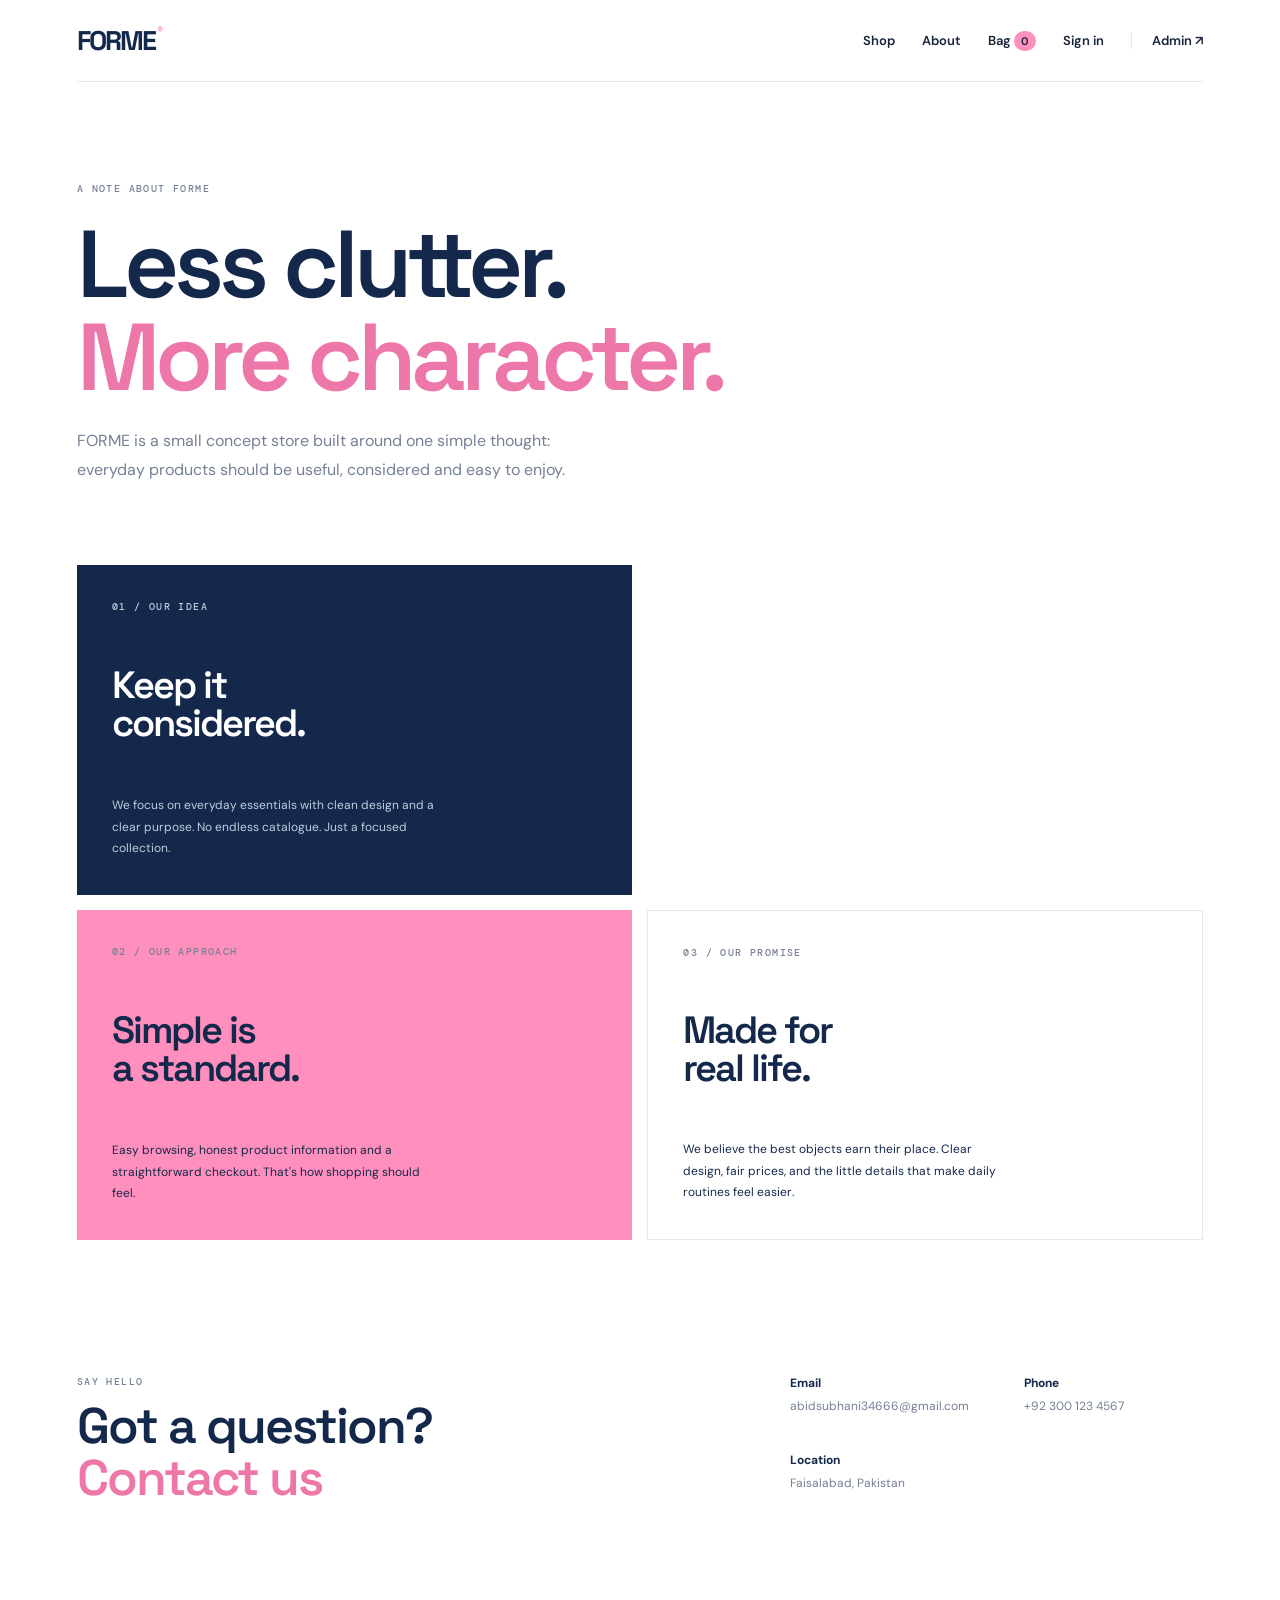
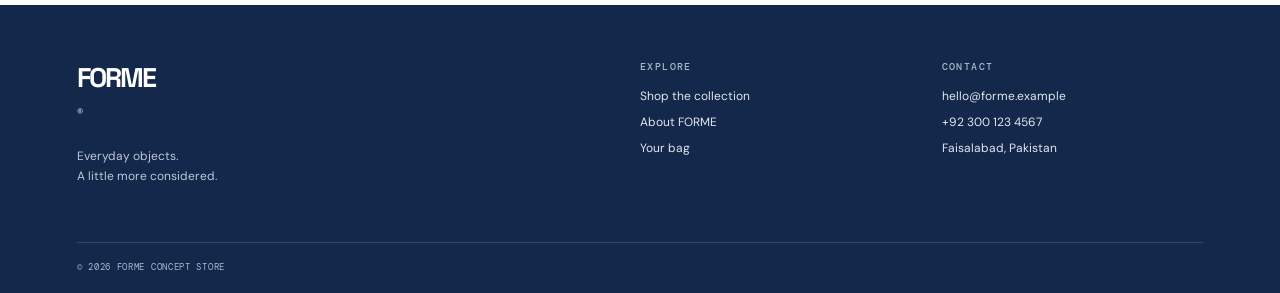
<file: about.html>
<!DOCTYPE html>
<html lang="en">

<head>
  <meta charset="UTF-8">
  <meta name="viewport" content="width=device-width, initial-scale=1.0">
  <title>About — FORME</title>
  <link rel="stylesheet" href="style.css">
</head>

<body>
  <div id="site-nav"></div>
  <main>
    <section class="about-hero wrap">
      <p class="eyebrow">A NOTE ABOUT FORME</p>
      <h1>Less clutter.<br><span>More character.</span></h1>
      <p>FORME is a small concept store built around one simple thought: everyday products should be useful, considered
        and easy to enjoy.</p>
    </section>
    <section class="about-grid wrap">
      <div class="about-block about-blue">
        <p class="eyebrow">01 / OUR IDEA</p>
        <h2>Keep it<br>considered.</h2>
        <p>We focus on everyday essentials with clean design and a clear purpose. No endless catalogue. Just a focused
          collection.</p>
      </div>
      <div class="about-block about-image"></div>
      <div class="about-block about-pink">
        <p class="eyebrow">02 / OUR APPROACH</p>
        <h2>Simple is<br>a standard.</h2>
        <p>Easy browsing, honest product information and a straightforward checkout. That's how shopping should feel.
        </p>
      </div>
      <div class="about-block about-white">
        <p class="eyebrow">03 / OUR PROMISE</p>
        <h2>Made for<br>real life.</h2>
        <p>We believe the best objects earn their place. Clear design, fair prices, and the little details that make daily
          routines feel easier.</p>
      </div>
    </section>
    <section class="wrap contact-section">
      <div>
        <p class="eyebrow">SAY HELLO</p>
        <h2>Got a question?<br><span>Contact us</span></h2>
      </div>
      <div class="contact-details">
        <p><b>Email</b><br><a href="mailto:abidsubhani34666@gmail.com">abidsubhani34666@gmail.com</a></p>
        <p><b>Phone</b><br><a href="tel:+923001234567">+92 300 123 4567</a></p>
        <p><b>Location</b><br>Faisalabad, Pakistan</p>
      </div>
    </section>
  </main>
  <div id="site-footer"></div>
  <script src="app.js"></script>
</body>

</html>
</file>
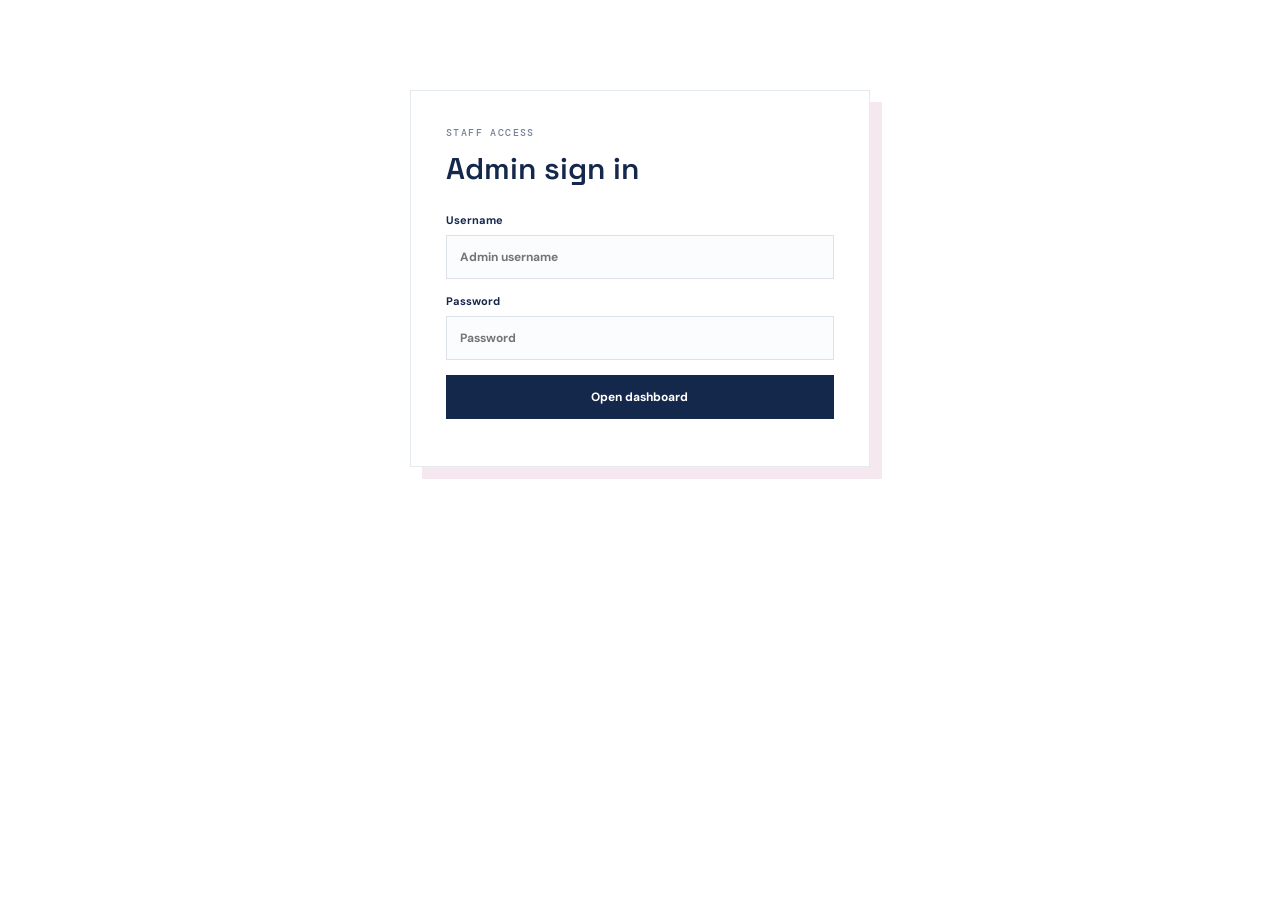
<file: admin.html>
<!DOCTYPE html>
<html lang="en">

<head>
  <meta charset="UTF-8">
  <meta name="viewport" content="width=device-width, initial-scale=1.0">
  <title>Admin — FORME</title>
  <link rel="stylesheet" href="style.css">
</head>

<body>
  <main class="admin-page wrap page-section">
    <section id="admin-login" class="auth-card admin-login">
      <p class="eyebrow">STAFF ACCESS</p>
      <h2>Admin sign in</h2>
      <form id="admin-login-form">
        <label>Username<input id="admin-user" required placeholder="Admin username"></label>
        <label>Password<input id="admin-pass" type="password" required placeholder="Password"></label>
        <button class="button button-blue full" type="submit">Open dashboard</button>
        <p id="admin-error" class="form-message"></p>
      </form>
    </section>
    <section id="admin-dashboard" hidden>
      <div class="admin-top">
        <div>
          <p class="eyebrow">STORE CONTROL / 04</p>
          <h1 class="page-title">Dashboard<span>.</span></h1>
        </div><button id="admin-logout" class="button button-outline">Log out</button>
      </div>
      <div class="admin-stats">
        <div><span>PRODUCTS</span><strong id="admin-product-count">0</strong></div>
        <div><span>ORDERS</span><strong id="admin-order-count">0</strong></div>
        <div><span>REGISTERED USERS</span><strong id="admin-user-count">0</strong></div>
      </div>
      <div class="admin-columns">
        <section class="admin-box">
          <p class="eyebrow">CATALOGUE</p>
          <h2 id="product-form-title">Add a product</h2>
          <form id="product-form"><input type="hidden" id="product-id"><label>Product name<input id="product-name"
                required></label><label>Price (PKR)<input id="product-price" type="number" min="1"
                required></label><label>Image URL<input id="product-image" type="url" required></label><label>Short
              description<input id="product-description" required></label><button class="button button-blue"
              type="submit">Save product</button> <button class="button button-outline" id="cancel-edit"
              type="button">Cancel</button></form>
          <div id="admin-products" class="admin-list"></div>
        </section>
        <section class="admin-box">
          <p class="eyebrow">CUSTOMER ACTIVITY</p>
          <h2>Recent orders</h2>
          <div id="admin-orders" class="admin-list"></div>
        </section>
      </div>
    </section>
  </main>
  <script src="app.js"></script>
  <script src="admin.js"></script>
</body>

</html>
</file>
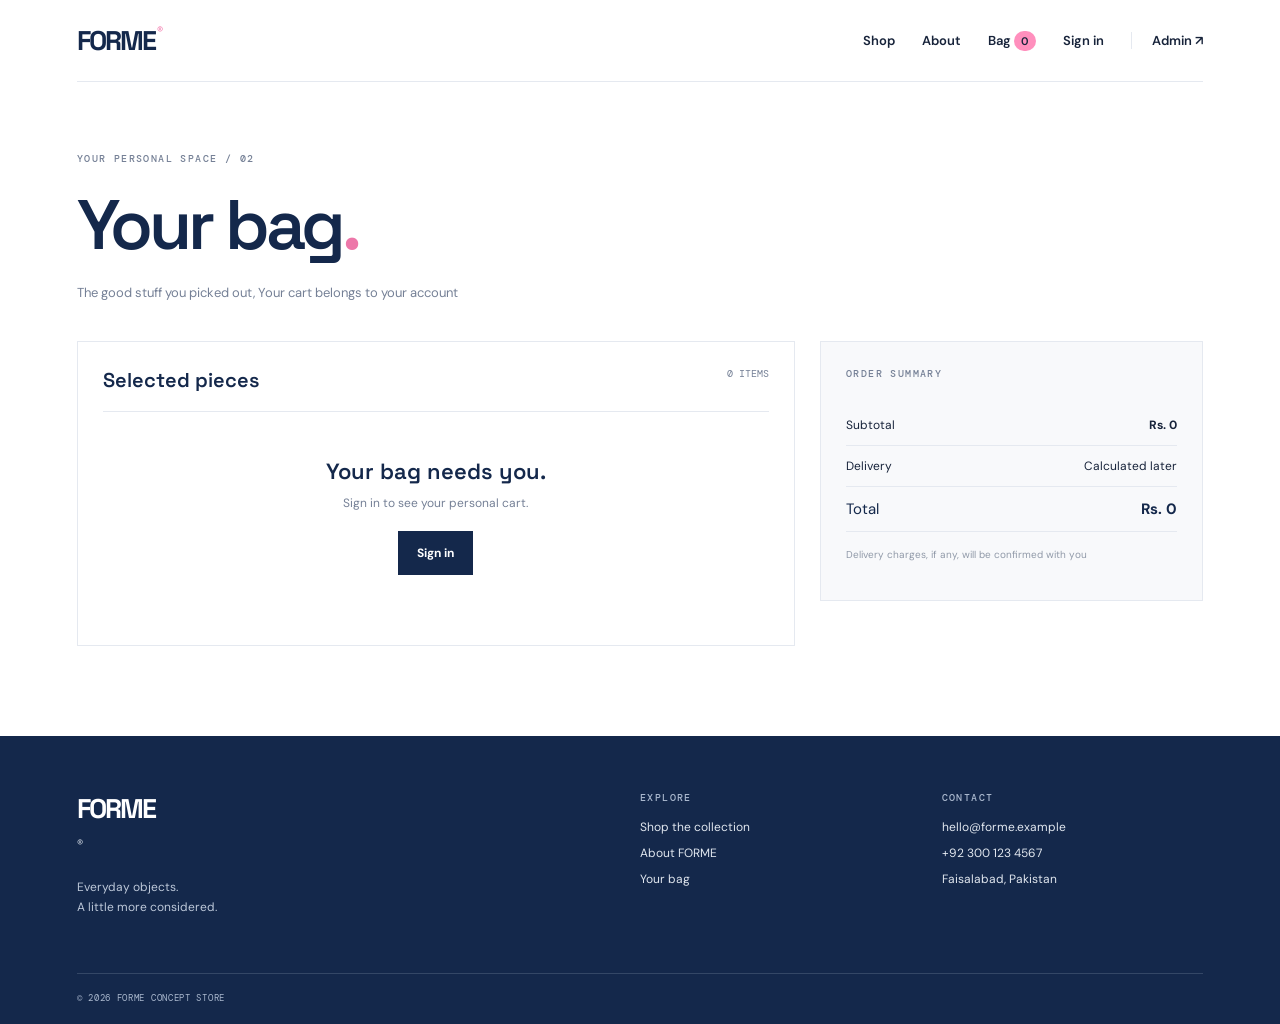
<file: cart.html>
<!DOCTYPE html>
<html lang="en">

<head>
  <meta charset="UTF-8">
  <meta name="viewport" content="width=device-width, initial-scale=1.0">
  <title>Your bag — FORME</title>
  <link rel="stylesheet" href="style.css">
</head>

<body>
  <div id="site-nav"></div>
  <main class="wrap page-section">
    <p class="eyebrow">YOUR PERSONAL SPACE / 02</p>
    <h1 class="page-title">Your bag<span>.</span></h1>
    <p class="page-lead">The good stuff you picked out, Your cart belongs to your account</p>
    <div class="cart-layout">
      <section class="cart-panel">
        <div class="panel-heading">
          <h2>Selected pieces</h2><span id="cart-count">0 ITEMS</span>
        </div>
        <div id="cart-items"></div>
      </section>
      <aside class="summary-panel">
        <p class="eyebrow">ORDER SUMMARY</p>
        <div class="summary-line"><span>Subtotal</span><strong>Rs. <span id="subtotal">0</span></strong></div>
        <div class="summary-line"><span>Delivery</span><span>Calculated later</span></div>
        <div class="summary-total"><span>Total</span><strong>Rs. <span id="total">0</span></strong></div>
        <p class="tiny-note">Delivery charges, if any, will be confirmed with you</p>
        <form id="checkout-form">
          <label>Delivery address<textarea id="address" placeholder="House, street, city"
              required></textarea></label>
          <label>Phone number<input id="phone" type="tel" placeholder="Yourphone number" required></label>
          <label>Payment method<select id="payment" required>
              <option value="">Choose payment</option>
              <option>Cash on Delivery</option>
              <option>Advance Payment</option>
            </select></label>
          <button class="button button-blue full" type="submit">Place order <span>↗</span></button>
        </form>
        <p id="checkout-message" class="form-message"></p>
      </aside>
    </div>
  </main>
  <div id="site-footer"></div>
  <script src="app.js"></script>
  <script src="cart.js"></script>
</body>

</html>
</file>
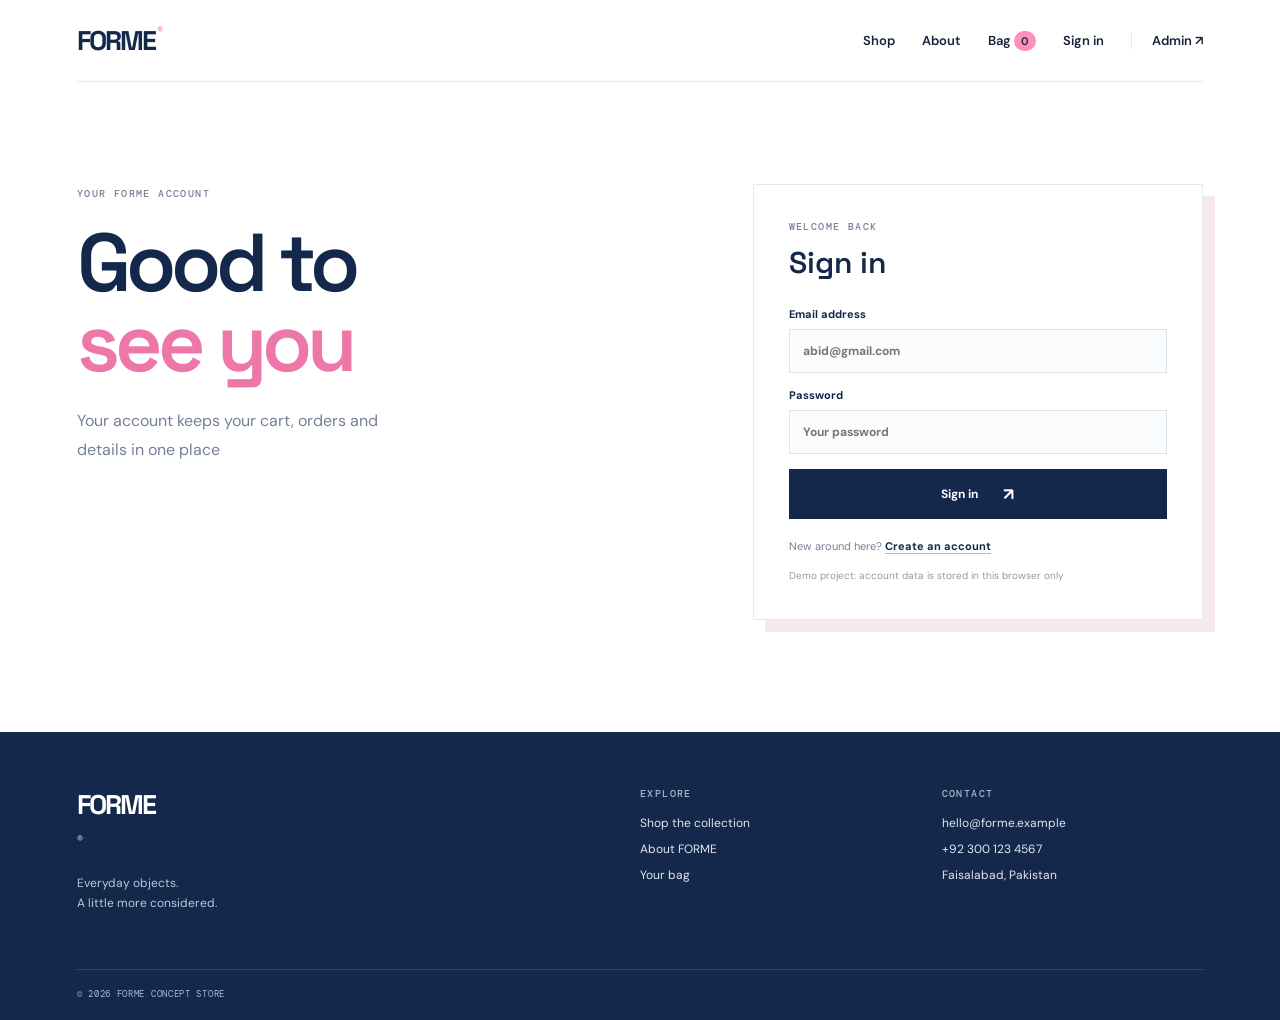
<file: login.html>
<!DOCTYPE html>
<html lang="en">

<head>
  <meta charset="UTF-8">
  <meta name="viewport" content="width=device-width, initial-scale=1.0">
  <title>Sign in — FORME</title>
  <link rel="stylesheet" href="style.css">
</head>

<body>
  <div id="site-nav"></div>
  <main class="auth-layout wrap">
    <div class="auth-intro">
      <p class="eyebrow">YOUR FORME ACCOUNT</p>
      <h1>Good to<br><span>see you</span></h1>
      <p>Your account keeps your cart, orders and details in one place</p>
    </div>
    <div class="auth-card">
      <p class="eyebrow">WELCOME BACK</p>
      <h2>Sign in</h2>
      <form id="login-form">
        <label>Email address<input type="email" id="email" placeholder="abid@gmail.com" required></label>
        <label>Password<input type="password" id="password" placeholder="Your password" required></label>
        <button class="button button-blue full" type="submit">Sign in <span>↗</span></button>
        <p class="form-message" id="message"></p>
      </form>
      <p class="auth-switch">New around here? <a href="register.html">Create an account</a></p>
      <p class="tiny-note">Demo project: account data is stored in this browser only</p>
    </div>
  </main>
  <div id="site-footer"></div>
  <script src="app.js"></script>
  <script src="auth.js"></script>
</body>

</html>
</file>
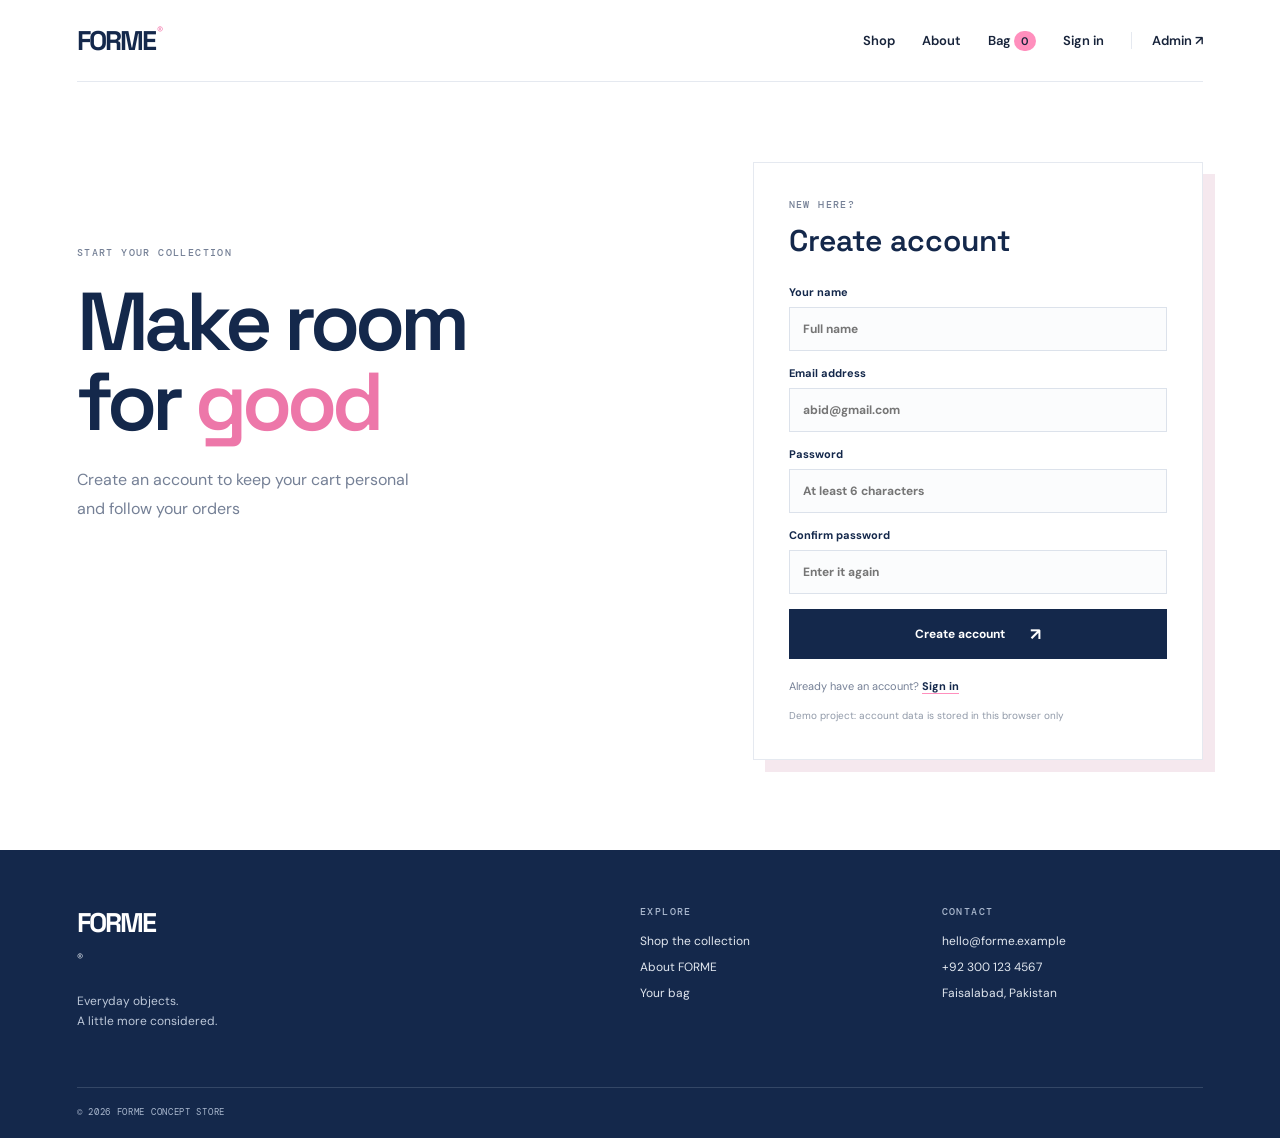
<file: register.html>
<!DOCTYPE html>
<html lang="en">

<head>
  <meta charset="UTF-8">
  <meta name="viewport" content="width=device-width, initial-scale=1.0">
  <title>Create account — FORME</title>
  <link rel="stylesheet" href="style.css">
</head>

<body>
  <div id="site-nav"></div>
  <main class="auth-layout wrap">
    <div class="auth-intro">
      <p class="eyebrow">START YOUR COLLECTION</p>
      <h1>Make room<br>for <span>good</span></h1>
      <p>Create an account to keep your cart personal and follow your orders </p>
    </div>
    <div class="auth-card">
      <p class="eyebrow">NEW HERE?</p>
      <h2>Create account</h2>
      <form id="register-form">
        <label>Your name<input type="text" id="name" placeholder="Full name" required minlength="2"></label>
        <label>Email address<input type="email" id="email" placeholder="abid@gmail.com" required></label>
        <label>Password<input type="password" id="password" placeholder="At least 6 characters" required
            minlength="6"></label>
        <label>Confirm password<input type="password" id="confirm-password" placeholder="Enter it again"
            required></label>
        <button class="button button-blue full" type="submit">Create account <span>↗</span></button>
        <p class="form-message" id="message"></p>
      </form>
      <p class="auth-switch">Already have an account? <a href="login.html">Sign in</a></p>
      <p class="tiny-note">Demo project: account data is stored in this browser only</p>
    </div>
  </main>
  <div id="site-footer"></div>
  <script src="app.js"></script>
  <script src="auth.js"></script>
</body>

</html>
</file>
<file: style.css>
@import url('https://fonts.googleapis.com/css2?family=DM+Mono:wght@400;500&family=DM+Sans:wght@400;500;600;700&family=Space+Grotesk:wght@400;500;600;700&display=swap');

:root {
  --blue: #14284b;
  --blue-light: #243d66;
  --pink: #ff8fbd;
  --paper: #ffffff;
  --ink: #17233a;
  --muted: #758096;
  --line: #e5e9f0;
  --soft: #f3f5f8;
}

* {
  box-sizing: border-box;
  margin: 0;
  padding: 0;
}

html {
  scroll-behavior: smooth;
}

body {
  background: var(--paper);
  color: var(--ink);
  font-family: 'DM Sans', Arial, sans-serif;
}

a {
  color: inherit;
  text-decoration: none;
}

button,
input,
textarea,
select {
  font: inherit;
}

button {
  cursor: pointer;
}

.wrap {
  width: min(1160px, 88%);
  margin: auto;
}

.navbar {
  min-height: 82px;
  display: flex;
  justify-content: space-between;
  align-items: center;
  border-bottom: 1px solid var(--line);
  gap: 20px;
}

.logo {
  font: 700 27px 'Space Grotesk', sans-serif;
  letter-spacing: -2px;
  color: var(--blue);
}

.logo span {
  color: #f06da4;
  font-size: 12px;
  vertical-align: top;
  margin-left: 2px;
}

.nav-links {
  display: flex;
  align-items: center;
  gap: 27px;
  font-size: 13px;
  font-weight: 600;
}

.nav-links a:hover,
.footer a:hover {
  color: #e65c98;
}

.nav-count {
  background: var(--pink);
  padding: 3px 7px;
  border-radius: 20px;
  font-size: 11px;
}

.nav-user {
  color: var(--muted);
}

.nav-logout {
  border: 0;
  background: none;
  color: var(--blue);
  font-weight: 700;
}

.nav-admin {
  border-left: 1px solid var(--line);
  padding-left: 20px;
}

.hero {
  display: grid;
  grid-template-columns: .9fr 1.1fr;
  gap: 7%;
  align-items: center;
  padding-top: 76px;
  padding-bottom: 82px;
}

.eyebrow,
.category-label {
  font: 500 10px 'DM Mono', monospace;
  letter-spacing: 1.4px;
  color: var(--muted);
}

.hero h1,
.auth-intro h1,
.about-hero h1 {
  font: 600 clamp(52px, 7vw, 88px)/.98 'Space Grotesk', sans-serif;
  letter-spacing: -5px;
  color: var(--blue);
  margin: 23px 0;
}

.hero h1 span,
.auth-intro h1 span,
.about-hero h1 span,
.contact-section h2 span {
  color: #ed77a9;
}

.hero-text {
  max-width: 400px;
  color: #69758a;
  line-height: 1.8;
  font-size: 15px;
}

.hero-actions {
  display: flex;
  align-items: center;
  gap: 25px;
  margin-top: 30px;
  flex-wrap: wrap;
}

.button {
  display: inline-flex;
  justify-content: center;
  align-items: center;
  gap: 25px;
  padding: 14px 19px;
  border: 0;
  font-weight: 700;
  font-size: 12px;
  transition: .2s;
}

.button span {
  font-size: 17px;
}

.button-pink {
  background: var(--pink);
  color: var(--blue);
}

.button-pink:hover {
  background: #ffb1d0;
  transform: translateY(-2px);
}

.button-blue {
  background: var(--blue);
  color: white;
}

.button-blue:hover {
  background: var(--blue-light);
}

.button-white {
  background: white;
  color: var(--blue);
  margin-top: 25px;
}

.button-outline {
  background: white;
  color: var(--blue);
  border: 1px solid var(--line);
}

.full {
  width: 100%;
}

.text-link {
  font-size: 12px;
  font-weight: 700;
  border-bottom: 1px solid var(--pink);
  padding-bottom: 4px;
}

.hero-note {
  margin-top: 56px;
  font: 10px 'DM Mono', monospace;
  color: var(--muted);
}

.status-dot {
  display: inline-block;
  width: 7px;
  height: 7px;
  background: #83bd9c;
  border-radius: 50%;
  margin-right: 8px;
}

.hero-art {
  position: relative;
  min-height: 440px;
  background: #f4e9ee;
  padding: 18px;
}

.hero-image {
  height: 405px;
  background: url('https://images.unsplash.com/photo-1441986300917-64674bd600d8?w=1200') center/cover;
}

.hero-sticker {
  position: absolute;
  top: 45px;
  left: -35px;
  background: var(--pink);
  color: var(--blue);
  width: 95px;
  height: 95px;
  border-radius: 50%;
  display: grid;
  place-content: center;
  text-align: center;
  font: 700 12px/1.2 'Space Grotesk';
  transform: rotate(-12deg);
}

.hero-caption {
  display: flex;
  justify-content: space-between;
  padding: 13px 2px 0;
  font: 9px 'DM Mono', monospace;
  color: var(--muted);
}

.ticker {
  overflow: hidden;
  background: var(--blue);
  color: white;
  padding: 16px 0;
  white-space: nowrap;
  font: 11px 'DM Mono', monospace;
  letter-spacing: 1.5px;
}

.ticker div {
  text-align: center;
}

.section {
  padding-top: 95px;
  padding-bottom: 95px;
}

.section-heading {
  display: flex;
  justify-content: space-between;
  align-items: end;
  margin-bottom: 36px;
}

.section-heading h2,
.quote-section h2,
.contact-section h2 {
  font: 600 clamp(34px, 4vw, 50px)/1.05 'Space Grotesk';
  letter-spacing: -2px;
  color: var(--blue);
  margin-top: 12px;
}

.section-aside {
  color: var(--muted);
  font-size: 12px;
  line-height: 1.7;
}

.category-row {
  display: flex;
  gap: 25px;
  align-items: center;
  border-top: 1px solid var(--line);
  border-bottom: 1px solid var(--line);
  padding: 14px 0;
  margin-bottom: 25px;
  font-size: 11px;
  color: var(--muted);
}

.category-row a:first-of-type {
  color: var(--blue);
  font-weight: 700;
}

.product-grid {
  display: grid;
  grid-template-columns: repeat(4, 1fr);
  gap: 17px;
}

.product-card {
  min-width: 0;
}

.product-image-wrap {
  position: relative;
  overflow: hidden;
  background: var(--soft);
}

.product-image-wrap img {
  width: 100%;
  height: 255px;
  object-fit: cover;
  display: block;
  transition: transform .5s;
}

.product-card:hover img {
  transform: scale(1.04);
}

.product-tag {
  position: absolute;
  top: 12px;
  left: 12px;
  background: white;
  color: var(--blue);
  padding: 7px 9px;
  font: 9px 'DM Mono';
}

.product-info {
  display: flex;
  justify-content: space-between;
  gap: 10px;
  padding: 15px 0 12px;
}

.product-info h3 {
  font: 600 15px 'Space Grotesk';
  color: var(--blue);
}

.product-info p {
  color: var(--muted);
  font-size: 10px;
  margin-top: 5px;
  line-height: 1.5;
  max-width: 170px;
}

.product-info strong {
  font-size: 12px;
  white-space: nowrap;
}

.add-button {
  width: 100%;
  padding: 11px 12px;
  background: white;
  border: 1px solid var(--line);
  display: flex;
  justify-content: space-between;
  color: var(--blue);
  font-size: 11px;
  font-weight: 700;
}

.add-button:hover {
  background: var(--pink);
  border-color: var(--pink);
}

.feature-bento {
  display: grid;
  grid-template-columns: 1.2fr .8fr;
  grid-template-rows: 230px 230px;
  gap: 14px;
  padding-bottom: 90px;
}

.feature-main {
  grid-row: span 2;
  background: var(--blue);
  color: white;
  padding: 48px;
  display: flex;
  flex-direction: column;
  align-items: flex-start;
  justify-content: center;
}

.feature-main .eyebrow {
  color: #b9c5d8;
}

.feature-main h2 {
  font: 600 52px/.98 'Space Grotesk';
  letter-spacing: -3px;
  margin: 20px 0;
}

.feature-main p:not(.eyebrow) {
  max-width: 340px;
  color: #c2cddd;
  line-height: 1.8;
  font-size: 13px;
}

.feature-side {
  padding: 25px;
  display: flex;
  flex-direction: column;
  justify-content: space-between;
}

.feature-pink {
  background: var(--pink);
  color: var(--blue);
}

.big-number {
  font: 12px 'DM Mono';
}

.feature-side h3 {
  font: 600 27px/1.05 'Space Grotesk';
  letter-spacing: -1px;
}

.feature-photo {
  background: url('https://images.unsplash.com/photo-1494438639946-1ebd1d20bf85?w=900') center/cover;
  position: relative;
}

.photo-label {
  background: white;
  padding: 9px;
  width: fit-content;
  font: 9px 'DM Mono';
}

.quote-section {
  text-align: center;
  padding: 60px 0 110px;
}

.quote-section h2 {
  font-size: clamp(32px, 5vw, 58px);
  margin: 22px 0;
}

.quote-section h2 span {
  color: #ed77a9;
}

.quote-credit {
  font: 10px 'DM Mono';
  color: var(--muted);
  letter-spacing: 1px;
}

.footer {
  background: var(--blue);
  color: white;
  padding: 55px 0 20px;
}

.footer-top {
  display: grid;
  grid-template-columns: 2fr 1fr 1fr;
  gap: 40px;
  padding-bottom: 55px;
}

.footer-logo {
  color: white;
  display: inline-block;
  margin-bottom: 15px;
}

.footer-top p:not(.eyebrow) {
  color: #bdc8d9;
  line-height: 1.7;
  font-size: 12px;
}

.footer-top .eyebrow {
  color: #aab8ce;
  margin-bottom: 15px;
}

.footer-top a:not(.logo),
.footer-top span {
  display: block;
  color: #e1e7ef;
  font-size: 12px;
  margin: 10px 0;
}

.footer-bottom {
  border-top: 1px solid #344766;
  padding-top: 18px;
  display: flex;
  justify-content: space-between;
  color: #aab8ce;
  font: 9px 'DM Mono';
  letter-spacing: .7px;
}

.auth-layout {
  display: grid;
  grid-template-columns: 1fr .8fr;
  gap: 10%;
  padding-top: 80px;
  padding-bottom: 90px;
  min-height: 650px;
  align-items: center;
}

.auth-intro {
  position: relative;
  min-height: 430px;
}

.auth-intro h1 {
  font-size: clamp(58px, 7vw, 82px);
}

.auth-intro>p:not(.eyebrow) {
  color: var(--muted);
  max-width: 350px;
  line-height: 1.8;
}

.auth-decoration {
  position: absolute;
  bottom: 0;
  right: 15%;
  width: 125px;
  height: 125px;
  border-radius: 50%;
  background: var(--pink);
  display: grid;
  place-content: center;
  text-align: center;
  font: 700 12px/1.3 'Space Grotesk';
  transform: rotate(9deg);
}

.auth-card {
  padding: 35px;
  border: 1px solid var(--line);
  box-shadow: 12px 12px 0 #f5e8ee;
  background: white;
}

.auth-card h2 {
  font: 600 30px 'Space Grotesk';
  color: var(--blue);
  margin: 10px 0 25px;
}

label {
  display: block;
  font-size: 11px;
  font-weight: 700;
  color: var(--blue);
  margin: 15px 0;
}

input,
textarea,
select {
  width: 100%;
  margin-top: 8px;
  border: 1px solid #dce2eb;
  padding: 13px;
  outline: none;
  background: #fbfcfd;
  color: var(--ink);
  font-size: 12px;
  border-radius: 0;
}

input:focus,
textarea:focus,
select:focus {
  border-color: var(--pink);
}

textarea {
  min-height: 80px;
  resize: vertical;
}

.auth-switch {
  font-size: 11px;
  color: var(--muted);
  margin-top: 20px;
}

.auth-switch a {
  color: var(--blue);
  font-weight: 700;
  border-bottom: 1px solid var(--pink);
}

.tiny-note {
  font-size: 10px;
  color: #9099a8;
  line-height: 1.6;
  margin-top: 15px;
}

.form-message {
  color: #c43c77;
  font-size: 11px;
  margin-top: 12px;
}

.page-section {
  padding-top: 70px;
  padding-bottom: 90px;
}

.page-title {
  font: 600 clamp(48px, 6vw, 70px) 'Space Grotesk';
  letter-spacing: -4px;
  color: var(--blue);
  margin: 15px 0;
}

.page-title span {
  color: #ed77a9;
}

.page-lead {
  color: var(--muted);
  font-size: 13px;
}

.cart-layout {
  display: grid;
  grid-template-columns: 1.5fr .8fr;
  gap: 25px;
  margin-top: 40px;
  align-items: start;
}

.cart-panel,
.summary-panel,
.admin-box {
  border: 1px solid var(--line);
  padding: 25px;
}

.panel-heading {
  display: flex;
  justify-content: space-between;
  border-bottom: 1px solid var(--line);
  padding-bottom: 18px;
}

.panel-heading h2,
.summary-panel h2,
.admin-box h2 {
  font: 600 20px 'Space Grotesk';
  color: var(--blue);
}

.panel-heading span {
  font: 10px 'DM Mono';
  color: var(--muted);
}

.cart-row {
  display: grid;
  grid-template-columns: 90px 1fr auto;
  gap: 17px;
  align-items: center;
  padding: 18px 0;
  border-bottom: 1px solid var(--line);
}

.cart-row img {
  width: 90px;
  height: 90px;
  object-fit: cover;
}

.cart-item-info h3 {
  font: 600 15px 'Space Grotesk';
}

.cart-item-info p {
  font-size: 11px;
  color: var(--muted);
  margin: 5px 0;
}

.cart-row>strong {
  font-size: 12px;
  white-space: nowrap;
}

.quantity {
  display: flex;
  align-items: center;
  gap: 12px;
  margin-top: 8px;
  font-size: 11px;
}

.quantity button {
  border: 1px solid var(--line);
  background: white;
  width: 24px;
  height: 24px;
}

.remove-button {
  grid-column: 2 / 4;
  justify-self: start;
  border: 0;
  background: none;
  color: #c45c83;
  font-size: 10px;
}

.summary-panel {
  background: #f8f9fb;
}

.summary-panel .eyebrow {
  margin-bottom: 25px;
}

.summary-line,
.summary-total {
  display: flex;
  justify-content: space-between;
  padding: 12px 0;
  font-size: 12px;
  border-bottom: 1px solid var(--line);
}

.summary-total {
  font-size: 15px;
  color: var(--blue);
  margin-bottom: 10px;
}

.empty-cart {
  padding: 45px 10px;
  text-align: center;
}

.empty-cart h3 {
  font: 600 22px 'Space Grotesk';
  color: var(--blue);
}

.empty-cart p {
  color: var(--muted);
  font-size: 12px;
  margin: 10px 0 20px;
}

.about-hero {
  padding-top: 100px;
  padding-bottom: 80px;
}

.about-hero h1 {
  font-size: clamp(55px, 8vw, 95px);
}

.about-hero>p:last-child {
  max-width: 490px;
  color: var(--muted);
  line-height: 1.8;
}

.about-grid {
  display: grid;
  grid-template-columns: 1fr 1fr;
  grid-auto-rows: 330px;
  gap: 15px;
  padding-bottom: 90px;
}

.about-block {
  padding: 35px;
  display: flex;
  flex-direction: column;
  justify-content: space-between;
}

.about-block h2 {
  font: 600 38px/1 'Space Grotesk';
  letter-spacing: -2px;
}

.about-block p:last-child {
  max-width: 330px;
  font-size: 12px;
  line-height: 1.8;
}

.about-blue {
  background: var(--blue);
  color: white;
}

.about-blue .eyebrow {
  color: #c2cddd;
}

.about-blue p:last-child {
  color: #c2cddd;
}

.about-image {
  background: url('https://images.unsplash.com/photo-1490312278390-ab64016e0aa9?w=900') center/cover;
}

.about-pink {
  background: var(--pink);
  color: var(--blue);
}

.about-white {
  border: 1px solid var(--line);
  color: var(--blue);
}

.contact-section {
  padding: 45px 0 100px;
  display: flex;
  justify-content: space-between;
  gap: 30px;
}

.contact-details {
  display: grid;
  grid-template-columns: 1fr 1fr;
  gap: 25px 55px;
  font-size: 12px;
  color: var(--muted);
}

.contact-details b {
  color: var(--blue);
  display: inline-block;
  margin-bottom: 7px;
}

.admin-login {
  max-width: 460px;
  margin: 20px auto;
}

.admin-top {
  display: flex;
  justify-content: space-between;
  align-items: center;
}

.admin-stats {
  display: grid;
  grid-template-columns: repeat(3, 1fr);
  gap: 15px;
  margin: 30px 0;
}

.admin-stats div {
  background: var(--blue);
  color: white;
  padding: 22px;
  display: flex;
  flex-direction: column;
  gap: 12px;
}

.admin-stats span {
  font: 9px 'DM Mono';
  color: #c2cddd;
}

.admin-stats strong {
  font: 600 32px 'Space Grotesk';
}

.admin-columns {
  display: grid;
  grid-template-columns: 1fr 1fr;
  gap: 18px;
  align-items: start;
}

.admin-box {
  margin-bottom: 20px;
}

.admin-box h2 {
  margin: 10px 0 20px;
}

.admin-list {
  margin-top: 25px;
}

.admin-item,
.admin-order {
  border-top: 1px solid var(--line);
  padding: 14px 0;
  font-size: 11px;
}

.admin-item {
  display: flex;
  justify-content: space-between;
  align-items: center;
  gap: 10px;
}

.admin-item span {
  display: block;
  color: var(--muted);
  margin-top: 5px;
}

.small-button {
  border: 1px solid var(--line);
  background: white;
  padding: 7px 9px;
  font-size: 10px;
  margin-left: 5px;
}

.small-button.danger {
  color: #c34b77;
}

.admin-order h3 {
  font: 600 14px 'Space Grotesk';
  margin-bottom: 7px;
}

.admin-order p {
  color: var(--muted);
  margin: 5px 0;
  line-height: 1.5;
}

.admin-order label {
  max-width: 180px;
}

[hidden] {
  display: none !important;
}

@media (max-width: 850px) {
  .hero {
    grid-template-columns: 1fr;
    gap: 40px;
    padding-top: 55px;
  }

  .hero-art {
    min-height: 350px;
  }

  .hero-image {
    height: 315px;
  }

  .product-grid {
    grid-template-columns: repeat(2, 1fr);
  }

  .feature-bento {
    grid-template-rows: 220px 220px;
  }

  .auth-layout {
    gap: 35px;
  }

  .cart-layout {
    grid-template-columns: 1fr;
  }
}

@media (max-width: 600px) {
  .wrap {
    width: 90%;
  }

  .navbar {
    padding: 17px 0;
    align-items: flex-start;
    flex-direction: column;
  }

  .nav-links {
    gap: 13px;
    flex-wrap: wrap;
    font-size: 11px;
  }

  .nav-admin {
    padding-left: 10px;
  }

  .hero h1,
  .auth-intro h1,
  .about-hero h1 {
    letter-spacing: -3px;
  }

  .hero-art {
    padding: 10px;
    min-height: 290px;
  }

  .hero-image {
    height: 260px;
  }

  .hero-sticker {
    left: -8px;
    width: 75px;
    height: 75px;
    font-size: 10px;
  }

  .section {
    padding: 65px 0;
  }

  .section-heading {
    align-items: flex-start;
    flex-direction: column;
    gap: 15px;
  }

  .category-row {
    gap: 13px;
    flex-wrap: wrap;
  }

  .product-grid {
    gap: 22px 12px;
  }

  .product-image-wrap img {
    height: 185px;
  }

  .product-info {
    flex-direction: column;
    gap: 7px;
  }

  .feature-bento {
    display: flex;
    flex-direction: column;
    padding-bottom: 60px;
  }

  .feature-main {
    min-height: 380px;
    padding: 30px;
  }

  .feature-main h2 {
    font-size: 43px;
  }

  .feature-side {
    min-height: 210px;
  }

  .footer-top {
    grid-template-columns: 1fr 1fr;
    gap: 30px;
  }

  .footer-top>div:first-child {
    grid-column: span 2;
  }

  .footer-bottom {
    flex-direction: column;
    gap: 10px;
  }

  .auth-layout {
    grid-template-columns: 1fr;
    padding-top: 55px;
  }

  .auth-intro {
    min-height: 300px;
  }

  .auth-decoration {
    width: 85px;
    height: 85px;
    right: 5%;
    font-size: 9px;
  }

  .auth-card {
    padding: 23px;
  }

  .cart-row {
    grid-template-columns: 70px 1fr;
  }

  .cart-row img {
    width: 70px;
    height: 70px;
  }

  .cart-row>strong {
    grid-column: 2;
  }

  .remove-button {
    grid-column: 2;
  }

  .about-grid {
    grid-template-columns: 1fr;
    grid-auto-rows: 280px;
  }

  .contact-section {
    flex-direction: column;
  }

  .contact-details {
    gap: 20px;
  }

  .admin-stats {
    gap: 8px;
  }

  .admin-stats div {
    padding: 14px;
  }

  .admin-stats strong {
    font-size: 25px;
  }

  .admin-columns {
    grid-template-columns: 1fr;
  }

  .admin-top {
    align-items: flex-start;
  }
}


/* ==========================================
   RESPONSIVE NAVIGATION AND LAYOUT UPDATES
   ========================================== */

/* Burger button is hidden on desktop. */
.menu-toggle {
  display: none;
  width: 42px;
  height: 42px;
  padding: 9px;
  border: 1px solid var(--line);
  background: white;
  align-items: center;
  justify-content: center;
  flex-direction: column;
  gap: 5px;
}

.menu-toggle span {
  display: block;
  width: 20px;
  height: 2px;
  background: var(--blue);
  transition: transform .2s ease, opacity .2s ease;
}

.menu-toggle.open span:first-child {
  transform: translateY(7px) rotate(45deg);
}

.menu-toggle.open span:nth-child(2) {
  opacity: 0;
}

.menu-toggle.open span:last-child {
  transform: translateY(-7px) rotate(-45deg);
}

/* Tablet layout. */
@media (max-width: 850px) {
  .wrap {
    width: 90%;
  }

  .hero {
    grid-template-columns: 1fr;
    gap: 35px;
    padding-top: 55px;
  }

  .hero-art {
    min-height: 350px;
  }

  .hero-image {
    height: 315px;
  }

  .product-grid {
    grid-template-columns: repeat(2, minmax(0, 1fr));
  }

  .feature-bento {
    grid-template-rows: 220px 220px;
  }

  .auth-layout {
    gap: 35px;
  }

  .cart-layout {
    grid-template-columns: 1fr;
  }

  .admin-columns {
    grid-template-columns: 1fr;
  }
}

/* Mobile navigation and page layouts. */
@media (max-width: 600px) {
  .wrap {
    width: 90%;
  }

  .navbar {
    min-height: 70px;
    padding: 14px 0;
    flex-direction: row;
    flex-wrap: wrap;
    align-items: center;
    gap: 10px;
  }

  .logo {
    font-size: 25px;
  }

  .menu-toggle {
    display: flex;
    margin-left: auto;
  }

  .nav-links {
    display: none;
    width: 100%;
    flex-direction: column;
    align-items: flex-start;
    gap: 0;
    padding: 12px 0 8px;
    border-top: 1px solid var(--line);
    margin-top: 8px;
    font-size: 13px;
  }

  .nav-links.active {
    display: flex;
  }

  .nav-links>a,
  .nav-links>span,
  .nav-links>button {
    display: block;
    width: 100%;
    padding: 12px 4px;
    text-align: left;
  }

  .nav-admin {
    border-left: 0;
    padding-left: 4px;
  }

  .nav-logout {
    border-top: 0;
  }

  .hero {
    padding-top: 48px;
    padding-bottom: 55px;
  }

  .hero h1,
  .auth-intro h1,
  .about-hero h1 {
    font-size: clamp(45px, 12vw, 64px);
    letter-spacing: -3px;
  }

  .hero-text {
    font-size: 13px;
  }

  .hero-art {
    min-height: 285px;
    padding: 10px;
  }

  .hero-image {
    height: 255px;
  }

  .hero-sticker {
    left: -7px;
    top: 25px;
    width: 75px;
    height: 75px;
    font-size: 10px;
  }

  .hero-caption {
    gap: 8px;
    font-size: 8px;
  }

  .section {
    padding-top: 60px;
    padding-bottom: 60px;
  }

  .section-heading {
    align-items: flex-start;
    flex-direction: column;
    gap: 12px;
  }

  .category-row {
    flex-wrap: wrap;
    gap: 13px 18px;
  }

  .product-grid {
    grid-template-columns: repeat(2, minmax(0, 1fr));
    gap: 24px 12px;
  }

  .product-image-wrap img {
    height: 190px;
  }

  .product-info {
    flex-direction: column;
    align-items: flex-start;
    gap: 7px;
  }

  .product-info h3 {
    font-size: 14px;
  }

  .product-info p {
    font-size: 10px;
  }

  .add-button {
    width: 100%;
  }

  .feature-bento {
    display: flex;
    flex-direction: column;
    padding-bottom: 55px;
  }

  .feature-main {
    min-height: 350px;
    padding: 28px;
  }

  .feature-main h2 {
    font-size: 42px;
  }

  .feature-side {
    min-height: 210px;
  }

  .quote-section {
    padding-top: 25px;
    padding-bottom: 65px;
  }

  .quote-section h2 {
    font-size: 32px;
  }

  .footer {
    padding-top: 35px;
  }

  .footer-top {
    grid-template-columns: 1fr 1fr;
    gap: 25px 15px;
  }

  .footer-top>div:first-child {
    grid-column: 1 / -1;
  }

  .footer-bottom {
    flex-direction: column;
    gap: 9px;
    font-size: 9px;
  }

  .auth-layout {
    grid-template-columns: 1fr;
    gap: 25px;
    padding-top: 45px;
    padding-bottom: 45px;
  }

  .auth-intro {
    min-height: 250px;
  }

  .auth-decoration {
    width: 82px;
    height: 82px;
    right: 4%;
    font-size: 9px;
  }

  .auth-card {
    padding: 23px;
  }

  .page-section {
    padding-top: 45px;
    padding-bottom: 60px;
  }

  .page-title {
    font-size: clamp(43px, 12vw, 60px);
    letter-spacing: -3px;
  }

  .cart-layout {
    gap: 18px;
    margin-top: 25px;
  }

  .cart-panel,
  .summary-panel,
  .admin-box {
    padding: 17px;
  }

  .cart-row {
    grid-template-columns: 65px minmax(0, 1fr);
    gap: 12px;
  }

  .cart-row img {
    width: 65px;
    height: 65px;
  }

  .cart-row>strong {
    grid-column: 2;
  }

  .remove-button {
    grid-column: 2;
  }

  .about-hero {
    padding-top: 65px;
    padding-bottom: 55px;
  }

  .about-grid {
    grid-template-columns: 1fr;
    grid-auto-rows: minmax(250px, auto);
    padding-bottom: 55px;
  }

  .about-block {
    min-height: 260px;
    padding: 27px;
  }

  .contact-section {
    padding-bottom: 65px;
    flex-direction: column;
  }

  .contact-details {
    grid-template-columns: 1fr 1fr;
    gap: 20px;
  }

  /* Admin page has no public header/footer and remains usable on phones. */
  .admin-page {
    padding-top: 35px;
  }

  .admin-top {
    align-items: flex-start;
    gap: 15px;
  }

  .admin-top .button {
    padding: 11px 13px;
  }

  .admin-stats {
    grid-template-columns: 1fr;
    gap: 10px;
    margin: 22px 0;
  }

  .admin-stats div {
    padding: 17px;
  }

  .admin-stats strong {
    font-size: 27px;
  }

  .admin-columns {
    grid-template-columns: 1fr;
    gap: 12px;
  }

  .admin-box {
    min-width: 0;
  }

  .admin-item {
    align-items: flex-start;
    flex-direction: column;
  }

  .admin-item>div:last-child {
    display: flex;
    flex-wrap: wrap;
    gap: 7px;
  }

  .small-button {
    margin: 0;
  }

  .admin-login {
    width: 100%;
    margin: 0 auto;
  }
}

/* Very narrow phones. */
@media (max-width: 380px) {
  .product-grid {
    grid-template-columns: 1fr;
  }

  .product-image-wrap img {
    height: 250px;
  }

  .contact-details {
    grid-template-columns: 1fr;
  }

  .hero-actions {
    align-items: flex-start;
    flex-direction: column;
  }

  .admin-top {
    flex-direction: column;
  }
}
</file>
